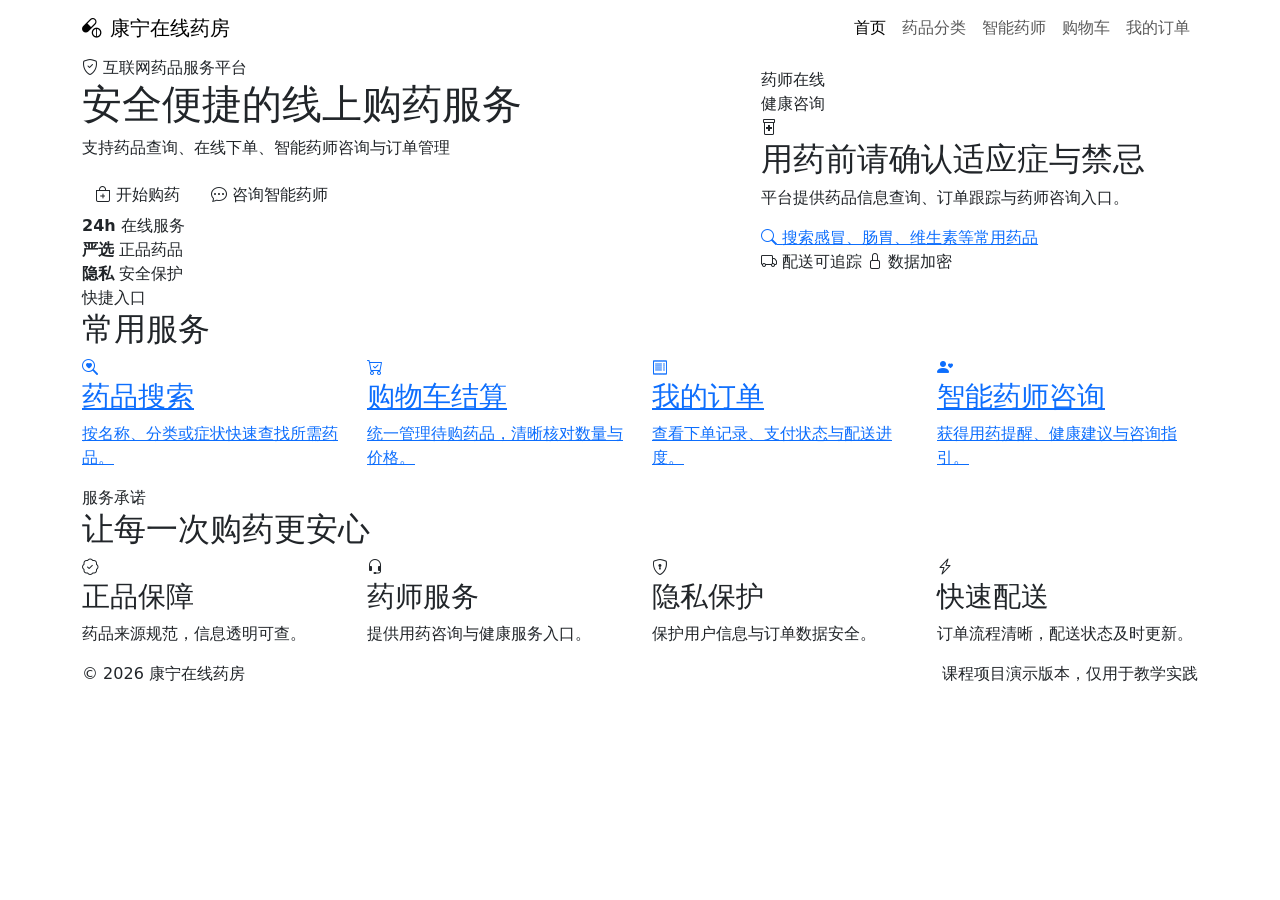
<file: src/main/resources/templates/index.html>
<!doctype html>
<html lang="zh-CN" xmlns:th="http://www.thymeleaf.org">
<head>
    <meta charset="UTF-8">
    <meta name="viewport" content="width=device-width, initial-scale=1">
    <title>康宁在线药房</title>
    <link href="https://cdn.jsdelivr.net/npm/bootstrap@5.3.3/dist/css/bootstrap.min.css" rel="stylesheet">
    <link href="https://cdn.jsdelivr.net/npm/bootstrap-icons@1.11.3/font/bootstrap-icons.min.css" rel="stylesheet">
    <link rel="stylesheet" th:href="@{/css/style.css}">
</head>
<body>
<nav class="navbar navbar-expand-lg pharmacy-navbar sticky-top">
    <div class="container">
        <a class="navbar-brand d-flex align-items-center gap-2" th:href="@{/}">
            <span class="brand-mark"><i class="bi bi-capsule-pill"></i></span>
            <span>康宁在线药房</span>
        </a>
        <button class="navbar-toggler" type="button" data-bs-toggle="collapse" data-bs-target="#mainNavbar"
                aria-controls="mainNavbar" aria-expanded="false" aria-label="切换导航">
            <span class="navbar-toggler-icon"></span>
        </button>
        <div class="collapse navbar-collapse" id="mainNavbar">
            <ul class="navbar-nav ms-auto align-items-lg-center">
                <li class="nav-item"><a class="nav-link active" th:href="@{/}">首页</a></li>
                <li class="nav-item"><a class="nav-link" th:href="@{/medicines}">药品分类</a></li>
                <li class="nav-item"><a class="nav-link" th:href="@{/ai-consult}">智能药师</a></li>
                <li class="nav-item"><a class="nav-link" th:href="@{/cart}">购物车</a></li>
                <li class="nav-item"><a class="nav-link" th:href="@{/orders}">我的订单</a></li>
            </ul>
        </div>
    </div>
</nav>

<main>
    <section class="hero-section">
        <div class="container">
            <div class="row align-items-center g-5">
                <div class="col-lg-7">
                    <span class="soft-label"><i class="bi bi-shield-check"></i> 互联网药品服务平台</span>
                    <h1>安全便捷的线上购药服务</h1>
                    <p class="hero-subtitle">支持药品查询、在线下单、智能药师咨询与订单管理</p>
                    <div class="hero-actions">
                        <a class="btn btn-primary-pharmacy" th:href="@{/medicines}">
                            <i class="bi bi-bag-plus"></i> 开始购药
                        </a>
                        <a class="btn btn-secondary-pharmacy" th:href="@{/ai-consult}"><i class="bi bi-chat-dots"></i> 咨询智能药师</a>
                    </div>
                    <div class="hero-metrics">
                        <div>
                            <strong>24h</strong>
                            <span>在线服务</span>
                        </div>
                        <div>
                            <strong>严选</strong>
                            <span>正品药品</span>
                        </div>
                        <div>
                            <strong>隐私</strong>
                            <span>安全保护</span>
                        </div>
                    </div>
                </div>
                <div class="col-lg-5">
                    <div class="hero-panel">
                        <div class="panel-header">
                            <div>
                                <span class="status-dot"></span>
                                <span>药师在线</span>
                            </div>
                            <span class="tag">健康咨询</span>
                        </div>
                        <div class="medicine-card">
                            <div class="medicine-icon"><i class="bi bi-prescription2"></i></div>
                            <div>
                                <h2>用药前请确认适应症与禁忌</h2>
                                <p>平台提供药品信息查询、订单跟踪与药师咨询入口。</p>
                            </div>
                        </div>
                        <a class="quick-search" th:href="@{/medicines}">
                            <i class="bi bi-search"></i>
                            <span>搜索感冒、肠胃、维生素等常用药品</span>
                        </a>
                        <div class="panel-footer">
                            <span><i class="bi bi-truck"></i> 配送可追踪</span>
                            <span><i class="bi bi-lock"></i> 数据加密</span>
                        </div>
                    </div>
                </div>
            </div>
        </div>
    </section>

    <section class="section-block">
        <div class="container">
            <div class="section-heading">
                <span class="soft-label">快捷入口</span>
                <h2>常用服务</h2>
            </div>
            <div class="row g-4">
                <div class="col-md-6 col-xl-3">
                    <a class="feature-card" th:href="@{/medicines}">
                        <span class="feature-icon"><i class="bi bi-search-heart"></i></span>
                        <h3>药品搜索</h3>
                        <p>按名称、分类或症状快速查找所需药品。</p>
                    </a>
                </div>
                <div class="col-md-6 col-xl-3">
                    <a class="feature-card" th:href="@{/cart}">
                        <span class="feature-icon"><i class="bi bi-cart-check"></i></span>
                        <h3>购物车结算</h3>
                        <p>统一管理待购药品，清晰核对数量与价格。</p>
                    </a>
                </div>
                <div class="col-md-6 col-xl-3">
                    <a class="feature-card" th:href="@{/orders}">
                        <span class="feature-icon"><i class="bi bi-receipt"></i></span>
                        <h3>我的订单</h3>
                        <p>查看下单记录、支付状态与配送进度。</p>
                    </a>
                </div>
                <div class="col-md-6 col-xl-3">
                    <a class="feature-card" th:href="@{/ai-consult}">
                        <span class="feature-icon"><i class="bi bi-person-heart"></i></span>
                        <h3>智能药师咨询</h3>
                        <p>获得用药提醒、健康建议与咨询指引。</p>
                    </a>
                </div>
            </div>
        </div>
    </section>

    <section class="section-block commitment-section">
        <div class="container">
            <div class="section-heading">
                <span class="soft-label">服务承诺</span>
                <h2>让每一次购药更安心</h2>
            </div>
            <div class="row g-4">
                <div class="col-sm-6 col-lg-3">
                    <div class="promise-card">
                        <i class="bi bi-patch-check"></i>
                        <h3>正品保障</h3>
                        <p>药品来源规范，信息透明可查。</p>
                    </div>
                </div>
                <div class="col-sm-6 col-lg-3">
                    <div class="promise-card">
                        <i class="bi bi-headset"></i>
                        <h3>药师服务</h3>
                        <p>提供用药咨询与健康服务入口。</p>
                    </div>
                </div>
                <div class="col-sm-6 col-lg-3">
                    <div class="promise-card">
                        <i class="bi bi-shield-lock"></i>
                        <h3>隐私保护</h3>
                        <p>保护用户信息与订单数据安全。</p>
                    </div>
                </div>
                <div class="col-sm-6 col-lg-3">
                    <div class="promise-card">
                        <i class="bi bi-lightning-charge"></i>
                        <h3>快速配送</h3>
                        <p>订单流程清晰，配送状态及时更新。</p>
                    </div>
                </div>
            </div>
        </div>
    </section>
</main>

<footer class="site-footer">
    <div class="container d-flex flex-column flex-md-row justify-content-between gap-2">
        <span>© 2026 康宁在线药房</span>
        <span>课程项目演示版本，仅用于教学实践</span>
    </div>
</footer>

<script src="https://cdn.jsdelivr.net/npm/bootstrap@5.3.3/dist/js/bootstrap.bundle.min.js"></script>
</body>
</html>
</file>
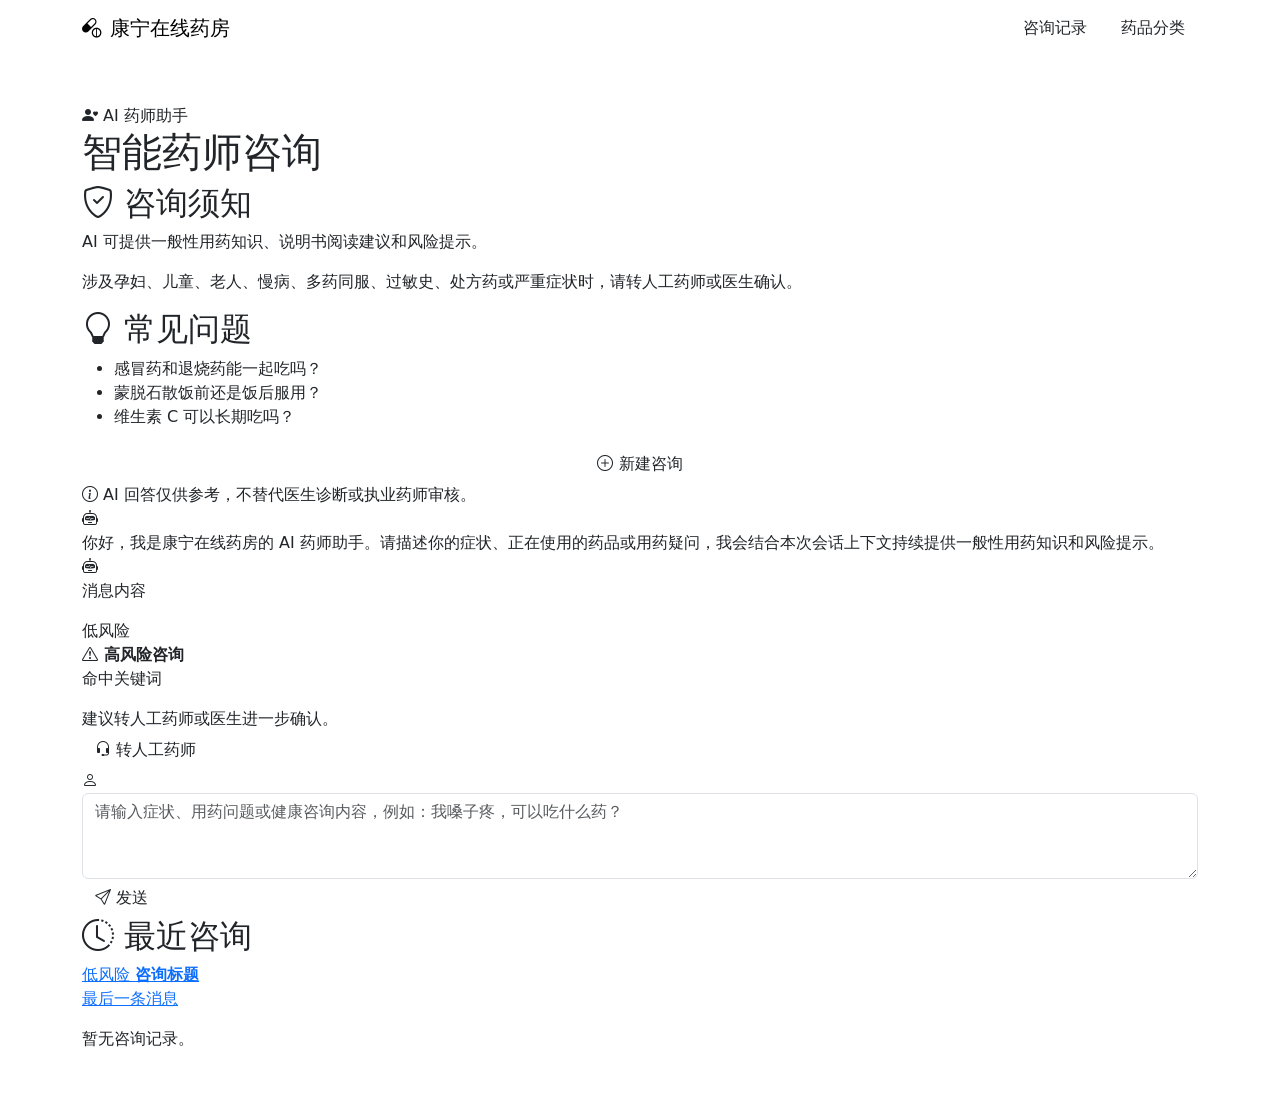
<file: src/main/resources/templates/ai-consult/index.html>
<!doctype html>
<html lang="zh-CN" xmlns:th="http://www.thymeleaf.org">
<head>
    <meta charset="UTF-8">
    <meta name="viewport" content="width=device-width, initial-scale=1">
    <title>智能药师咨询 - 康宁在线药房</title>
    <link href="https://cdn.jsdelivr.net/npm/bootstrap@5.3.3/dist/css/bootstrap.min.css" rel="stylesheet">
    <link href="https://cdn.jsdelivr.net/npm/bootstrap-icons@1.11.3/font/bootstrap-icons.min.css" rel="stylesheet">
    <link rel="stylesheet" th:href="@{/css/style.css}">
</head>
<body>
<nav class="navbar navbar-expand-lg pharmacy-navbar sticky-top">
    <div class="container">
        <a class="navbar-brand d-flex align-items-center gap-2" th:href="@{/}">
            <span class="brand-mark"><i class="bi bi-capsule-pill"></i></span>
            <span>康宁在线药房</span>
        </a>
        <div class="ms-auto d-flex gap-2">
            <a class="btn btn-secondary-pharmacy" th:href="@{/ai-consult/history}">咨询记录</a>
            <a class="btn btn-secondary-pharmacy" th:href="@{/medicines}">药品分类</a>
        </div>
    </div>
</nav>

<main class="consult-page">
    <section class="container py-5">
        <div class="page-title-row">
            <div>
                <span class="soft-label"><i class="bi bi-person-heart"></i> AI 药师助手</span>
                <h1>智能药师咨询</h1>
            </div>
        </div>

        <div class="consult-layout" th:attr="data-current-conversation=${conversation.conversationId}">
            <aside class="consult-sidebar">
                <section>
                    <h2><i class="bi bi-shield-check"></i> 咨询须知</h2>
                    <p>AI 可提供一般性用药知识、说明书阅读建议和风险提示。</p>
                    <p>涉及孕妇、儿童、老人、慢病、多药同服、过敏史、处方药或严重症状时，请转人工药师或医生确认。</p>
                </section>
                <section>
                    <h2><i class="bi bi-lightbulb"></i> 常见问题</h2>
                    <ul>
                        <li>感冒药和退烧药能一起吃吗？</li>
                        <li>蒙脱石散饭前还是饭后服用？</li>
                        <li>维生素 C 可以长期吃吗？</li>
                    </ul>
                </section>
                <a class="btn btn-outline-pharmacy w-100" th:href="@{/ai-consult}">
                    <i class="bi bi-plus-circle"></i> 新建咨询
                </a>
            </aside>

            <section class="chat-panel">
                <div class="disclaimer-bar">
                    <i class="bi bi-info-circle"></i>
                    AI 回答仅供参考，不替代医生诊断或执业药师审核。
                </div>

                <div id="chatWindow" class="chat-window">
                    <div class="message-row ai-row" th:if="${#lists.isEmpty(conversation.messages)}">
                        <div class="avatar ai-avatar"><i class="bi bi-robot"></i></div>
                        <div class="message-bubble ai-bubble">
                            你好，我是康宁在线药房的 AI 药师助手。请描述你的症状、正在使用的药品或用药疑问，我会结合本次会话上下文持续提供一般性用药知识和风险提示。
                        </div>
                    </div>

                    <th:block th:each="message : ${conversation.messages}">
                        <div th:class="${message.role == 'USER'} ? 'message-row user-row' : 'message-row ai-row'">
                            <div class="avatar ai-avatar" th:if="${message.role == 'AI'}"><i class="bi bi-robot"></i></div>
                            <div th:class="${message.role == 'USER'} ? 'message-bubble user-bubble' : 'message-bubble ai-bubble'">
                                <p th:text="${message.content}">消息内容</p>
                                <div class="risk-tag-line" th:if="${message.role == 'AI'}">
                                    <span th:class="|risk-badge risk-${message.riskLevel}|" th:text="${message.riskLevelText}">低风险</span>
                                </div>
                                <div class="risk-alert inline-risk-alert" th:if="${message.needHumanTransfer}">
                                    <div>
                                        <strong><i class="bi bi-exclamation-triangle"></i> 高风险咨询</strong>
                                        <p th:if="${!#lists.isEmpty(message.riskKeywords)}"
                                           th:text="|命中关键词：${#strings.listJoin(message.riskKeywords, '、')}|">命中关键词</p>
                                        <span>建议转人工药师或医生进一步确认。</span>
                                    </div>
                                    <a class="btn btn-human" href="tel:400-000-1200"><i class="bi bi-headset"></i> 转人工药师</a>
                                </div>
                            </div>
                            <div class="avatar user-avatar" th:if="${message.role == 'USER'}"><i class="bi bi-person"></i></div>
                        </div>
                    </th:block>
                </div>

                <form id="chatForm" class="chat-input-bar">
                    <textarea id="messageInput" class="form-control" rows="3"
                              placeholder="请输入症状、用药问题或健康咨询内容，例如：我嗓子疼，可以吃什么药？"></textarea>
                    <button id="sendButton" class="btn btn-primary-pharmacy" type="submit">
                        <i class="bi bi-send"></i> 发送
                    </button>
                </form>
            </section>

            <aside class="recent-consult-card">
                <h2><i class="bi bi-clock-history"></i> 最近咨询</h2>
                <div id="conversationList">
                    <a class="mini-consult conversation-link"
                       th:each="item : ${conversations}"
                       th:href="@{/ai-consult(conversationId=${item.conversationId})}"
                       th:attr="data-conversation-id=${item.conversationId}"
                       th:classappend="${item.conversationId == conversation.conversationId} ? ' active' : ''">
                        <span th:class="|risk-badge risk-${item.riskLevel}|" th:text="${item.riskLevelText}">低风险</span>
                        <strong th:text="${item.title}">咨询标题</strong>
                        <p th:text="${item.lastMessage}">最后一条消息</p>
                    </a>
                </div>
                <p class="muted-text" th:if="${#lists.isEmpty(conversations)}">暂无咨询记录。</p>
            </aside>
        </div>
    </section>
</main>

<script>
    const layout = document.querySelector(".consult-layout");
    const chatWindow = document.getElementById("chatWindow");
    const chatForm = document.getElementById("chatForm");
    const messageInput = document.getElementById("messageInput");
    const sendButton = document.getElementById("sendButton");
    let conversationId = layout.dataset.currentConversation;

    function scrollToBottom() {
        chatWindow.scrollTop = chatWindow.scrollHeight;
    }

    function appendMessage(role, content, options = {}) {
        const row = document.createElement("div");
        row.className = role === "USER" ? "message-row user-row" : "message-row ai-row";

        if (role === "AI") {
            row.appendChild(createAvatar("ai-avatar", "bi-robot"));
        }

        const bubble = document.createElement("div");
        bubble.className = role === "USER" ? "message-bubble user-bubble" : "message-bubble ai-bubble";
        const text = document.createElement("p");
        text.textContent = content;
        bubble.appendChild(text);

        if (role === "AI" && options.riskLevel) {
            const tagLine = document.createElement("div");
            tagLine.className = "risk-tag-line";
            const badge = document.createElement("span");
            badge.className = `risk-badge risk-${options.riskLevel}`;
            badge.textContent = options.riskLevelText || options.riskLevel;
            tagLine.appendChild(badge);
            bubble.appendChild(tagLine);
        }

        if (role === "AI" && options.needHumanTransfer) {
            bubble.appendChild(createRiskAlert(options.riskKeywords || []));
        }

        row.appendChild(bubble);

        if (role === "USER") {
            row.appendChild(createAvatar("user-avatar", "bi-person"));
        }

        chatWindow.appendChild(row);
        scrollToBottom();
    }

    function createAvatar(className, iconName) {
        const avatar = document.createElement("div");
        avatar.className = `avatar ${className}`;
        const icon = document.createElement("i");
        icon.className = `bi ${iconName}`;
        avatar.appendChild(icon);
        return avatar;
    }

    function createRiskAlert(keywords) {
        const alert = document.createElement("div");
        alert.className = "risk-alert inline-risk-alert";
        const body = document.createElement("div");
        const title = document.createElement("strong");
        title.innerHTML = '<i class="bi bi-exclamation-triangle"></i> 高风险咨询';
        body.appendChild(title);
        if (keywords.length > 0) {
            const keywordText = document.createElement("p");
            keywordText.textContent = `命中关键词：${keywords.join("、")}`;
            body.appendChild(keywordText);
        }
        const desc = document.createElement("span");
        desc.textContent = "建议转人工药师或医生进一步确认。";
        body.appendChild(desc);
        const button = document.createElement("a");
        button.className = "btn btn-human";
        button.href = "tel:400-000-1200";
        button.innerHTML = '<i class="bi bi-headset"></i> 转人工药师';
        alert.appendChild(body);
        alert.appendChild(button);
        return alert;
    }

    async function sendMessage(event) {
        event.preventDefault();
        const message = messageInput.value.trim();
        if (!message) {
            return;
        }
        appendMessage("USER", message);
        messageInput.value = "";
        sendButton.disabled = true;
        sendButton.innerHTML = '<span class="spinner-border spinner-border-sm"></span> 回复中';

        try {
            const response = await fetch("/ai-consult/send", {
                method: "POST",
                headers: {
                    "Content-Type": "application/json",
                    "Accept": "application/json"
                },
                body: JSON.stringify({ conversationId, message })
            });
            if (!response.ok) {
                throw new Error("发送失败，请稍后再试");
            }
            const data = await response.json();
            conversationId = data.conversationId;
            layout.dataset.currentConversation = conversationId;
            appendMessage("AI", data.aiReply, {
                riskLevel: data.riskLevel,
                riskLevelText: data.riskLevelText,
                needHumanTransfer: data.needHumanTransfer,
                riskKeywords: data.riskKeywords
            });
            refreshConversationList();
        } catch (error) {
            appendMessage("AI", error.message || "系统繁忙，请稍后再试。", {
                riskLevel: "LOW",
                riskLevelText: "系统提示"
            });
        } finally {
            sendButton.disabled = false;
            sendButton.innerHTML = '<i class="bi bi-send"></i> 发送';
        }
    }

    async function loadConversation(id) {
        const response = await fetch(`/ai-consult/conversations/${id}`, { headers: { "Accept": "application/json" } });
        if (!response.ok) {
            return;
        }
        const data = await response.json();
        conversationId = data.conversationId;
        layout.dataset.currentConversation = conversationId;
        chatWindow.innerHTML = "";
        if (!data.messages || data.messages.length === 0) {
            appendMessage("AI", "你好，我是康宁在线药房的 AI 药师助手。请继续描述你的用药问题。");
        } else {
            data.messages.forEach(item => appendMessage(item.role, item.content, item));
        }
        document.querySelectorAll(".conversation-link").forEach(link => {
            link.classList.toggle("active", link.dataset.conversationId === conversationId);
        });
        history.replaceState(null, "", `/ai-consult?conversationId=${conversationId}`);
    }

    async function refreshConversationList() {
        const response = await fetch(`/ai-consult/conversations/${conversationId}`, { headers: { "Accept": "application/json" } });
        if (response.ok) {
            document.querySelectorAll(".conversation-link").forEach(link => {
                link.classList.toggle("active", link.dataset.conversationId === conversationId);
            });
        }
    }

    document.querySelectorAll(".conversation-link").forEach(link => {
        link.addEventListener("click", event => {
            event.preventDefault();
            loadConversation(link.dataset.conversationId);
        });
    });

    chatForm.addEventListener("submit", sendMessage);
    scrollToBottom();
</script>
<script src="https://cdn.jsdelivr.net/npm/bootstrap@5.3.3/dist/js/bootstrap.bundle.min.js"></script>
</body>
</html>
</file>
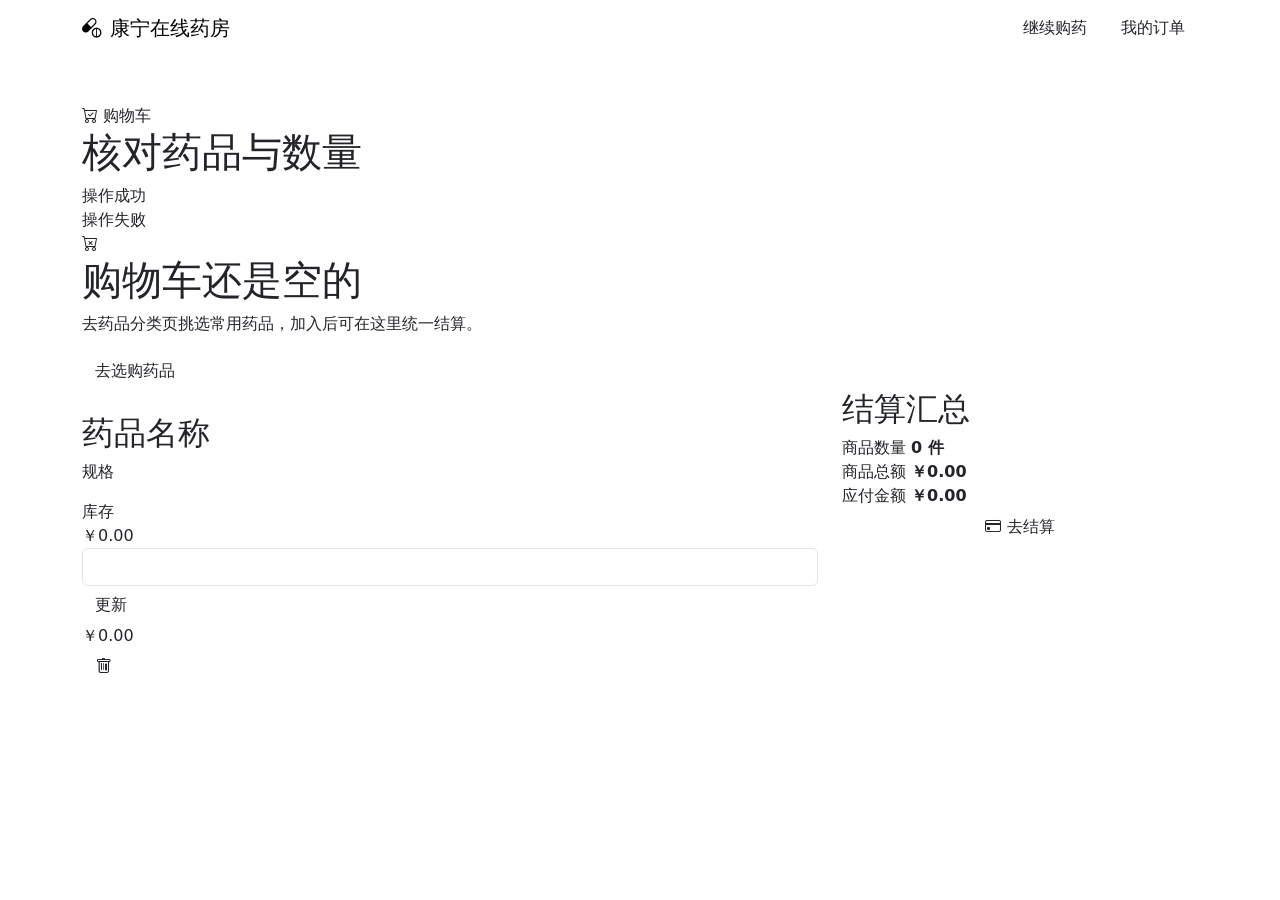
<file: src/main/resources/templates/cart/index.html>
<!doctype html>
<html lang="zh-CN" xmlns:th="http://www.thymeleaf.org">
<head>
    <meta charset="UTF-8">
    <meta name="viewport" content="width=device-width, initial-scale=1">
    <title>购物车 - 康宁在线药房</title>
    <link href="https://cdn.jsdelivr.net/npm/bootstrap@5.3.3/dist/css/bootstrap.min.css" rel="stylesheet">
    <link href="https://cdn.jsdelivr.net/npm/bootstrap-icons@1.11.3/font/bootstrap-icons.min.css" rel="stylesheet">
    <link rel="stylesheet" th:href="@{/css/style.css}">
</head>
<body>
<nav class="navbar navbar-expand-lg pharmacy-navbar sticky-top">
    <div class="container">
        <a class="navbar-brand d-flex align-items-center gap-2" th:href="@{/}">
            <span class="brand-mark"><i class="bi bi-capsule-pill"></i></span>
            <span>康宁在线药房</span>
        </a>
        <div class="ms-auto d-flex gap-2">
            <a class="btn btn-secondary-pharmacy" th:href="@{/medicines}">继续购药</a>
            <a class="btn btn-secondary-pharmacy" th:href="@{/orders}">我的订单</a>
        </div>
    </div>
</nav>

<main class="commerce-page">
    <section class="container py-5">
        <div class="page-title-row">
            <div>
                <span class="soft-label"><i class="bi bi-cart-check"></i> 购物车</span>
                <h1>核对药品与数量</h1>
            </div>
        </div>

        <div th:if="${success}" class="notice success-notice" th:text="${success}">操作成功</div>
        <div th:if="${error}" class="notice error-notice" th:text="${error}">操作失败</div>

        <div class="empty-state" th:if="${#lists.isEmpty(cart.items)}">
            <i class="bi bi-cart-x"></i>
            <h1>购物车还是空的</h1>
            <p>去药品分类页挑选常用药品，加入后可在这里统一结算。</p>
            <a class="btn btn-primary-pharmacy" th:href="@{/medicines}">去选购药品</a>
        </div>

        <div class="row g-4" th:if="${!#lists.isEmpty(cart.items)}">
            <div class="col-lg-8">
                <div class="cart-card">
                    <div class="cart-line" th:each="item : ${cart.items}">
                        <img th:src="${item.medicine.imageUrl}" th:alt="${item.medicine.name}">
                        <div class="cart-info">
                            <h2 th:text="${item.medicine.name}">药品名称</h2>
                            <p th:text="${item.medicine.specification}">规格</p>
                            <span th:class="${item.medicine.stock <= 15 ? 'stock-warning' : 'stock-normal'}"
                                  th:text="|库存 ${item.medicine.stock}|">库存</span>
                        </div>
                        <div class="cart-price" th:text="|￥${#numbers.formatDecimal(item.medicine.price, 1, 'COMMA', 2, 'POINT')}|">￥0.00</div>
                        <form class="cart-quantity" th:action="@{/cart/{id}/update(id=${item.cartItem.id})}" method="post">
                            <input class="form-control" type="number" name="quantity" min="1"
                                   th:attr="max=${item.medicine.stock}" th:value="${item.cartItem.quantity}">
                            <button class="btn btn-outline-pharmacy" type="submit">更新</button>
                        </form>
                        <div class="cart-subtotal" th:text="|￥${#numbers.formatDecimal(item.subtotal, 1, 'COMMA', 2, 'POINT')}|">￥0.00</div>
                        <form th:action="@{/cart/{id}/delete(id=${item.cartItem.id})}" method="post">
                            <button class="btn btn-cancel" type="submit"><i class="bi bi-trash"></i></button>
                        </form>
                    </div>
                </div>
            </div>
            <div class="col-lg-4">
                <aside class="settlement-card">
                    <h2>结算汇总</h2>
                    <div class="settlement-row">
                        <span>商品数量</span>
                        <strong th:text="|${cart.totalQuantity} 件|">0 件</strong>
                    </div>
                    <div class="settlement-row">
                        <span>商品总额</span>
                        <strong th:text="|￥${#numbers.formatDecimal(cart.totalAmount, 1, 'COMMA', 2, 'POINT')}|">￥0.00</strong>
                    </div>
                    <div class="settlement-total">
                        <span>应付金额</span>
                        <strong th:text="|￥${#numbers.formatDecimal(cart.totalAmount, 1, 'COMMA', 2, 'POINT')}|">￥0.00</strong>
                    </div>
                    <a class="btn btn-pay w-100" th:href="@{/orders/confirm}">
                        <i class="bi bi-credit-card"></i> 去结算
                    </a>
                </aside>
            </div>
        </div>
    </section>
</main>

<script src="https://cdn.jsdelivr.net/npm/bootstrap@5.3.3/dist/js/bootstrap.bundle.min.js"></script>
</body>
</html>
</file>
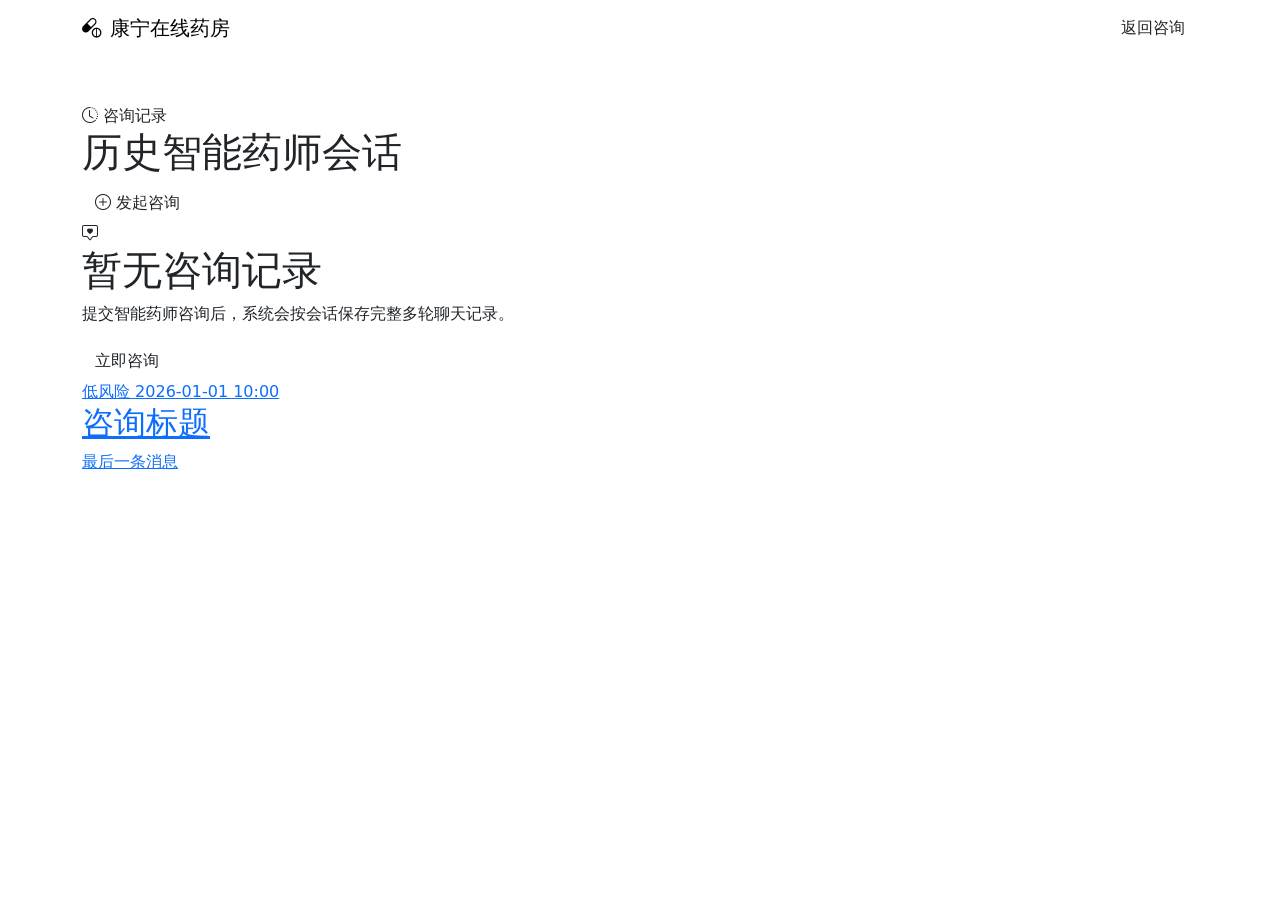
<file: src/main/resources/templates/ai-consult/history.html>
<!doctype html>
<html lang="zh-CN" xmlns:th="http://www.thymeleaf.org">
<head>
    <meta charset="UTF-8">
    <meta name="viewport" content="width=device-width, initial-scale=1">
    <title>咨询记录 - 康宁在线药房</title>
    <link href="https://cdn.jsdelivr.net/npm/bootstrap@5.3.3/dist/css/bootstrap.min.css" rel="stylesheet">
    <link href="https://cdn.jsdelivr.net/npm/bootstrap-icons@1.11.3/font/bootstrap-icons.min.css" rel="stylesheet">
    <link rel="stylesheet" th:href="@{/css/style.css}">
</head>
<body>
<nav class="navbar navbar-expand-lg pharmacy-navbar sticky-top">
    <div class="container">
        <a class="navbar-brand d-flex align-items-center gap-2" th:href="@{/}">
            <span class="brand-mark"><i class="bi bi-capsule-pill"></i></span>
            <span>康宁在线药房</span>
        </a>
        <div class="ms-auto">
            <a class="btn btn-secondary-pharmacy" th:href="@{/ai-consult}">返回咨询</a>
        </div>
    </div>
</nav>

<main class="consult-page">
    <section class="container py-5">
        <div class="page-title-row">
            <div>
                <span class="soft-label"><i class="bi bi-clock-history"></i> 咨询记录</span>
                <h1>历史智能药师会话</h1>
            </div>
            <a class="btn btn-primary-pharmacy" th:href="@{/ai-consult}">
                <i class="bi bi-plus-circle"></i> 发起咨询
            </a>
        </div>

        <div class="empty-state" th:if="${#lists.isEmpty(records)}">
            <i class="bi bi-chat-square-heart"></i>
            <h1>暂无咨询记录</h1>
            <p>提交智能药师咨询后，系统会按会话保存完整多轮聊天记录。</p>
            <a class="btn btn-primary-pharmacy" th:href="@{/ai-consult}">立即咨询</a>
        </div>

        <div class="consult-history-list" th:if="${!#lists.isEmpty(records)}">
            <a class="consult-record-card" th:each="record : ${records}"
               th:href="@{/ai-consult(conversationId=${record.conversationId})}">
                <div class="consult-record-head">
                    <span th:class="|risk-badge risk-${record.riskLevel}|" th:text="${record.riskLevelText}">低风险</span>
                    <time th:text="${#temporals.format(record.updatedAt, 'yyyy-MM-dd HH:mm')}">2026-01-01 10:00</time>
                </div>
                <h2 th:text="${record.title}">咨询标题</h2>
                <p th:text="${record.lastMessage}">最后一条消息</p>
            </a>
        </div>
    </section>
</main>

<script src="https://cdn.jsdelivr.net/npm/bootstrap@5.3.3/dist/js/bootstrap.bundle.min.js"></script>
</body>
</html>
</file>
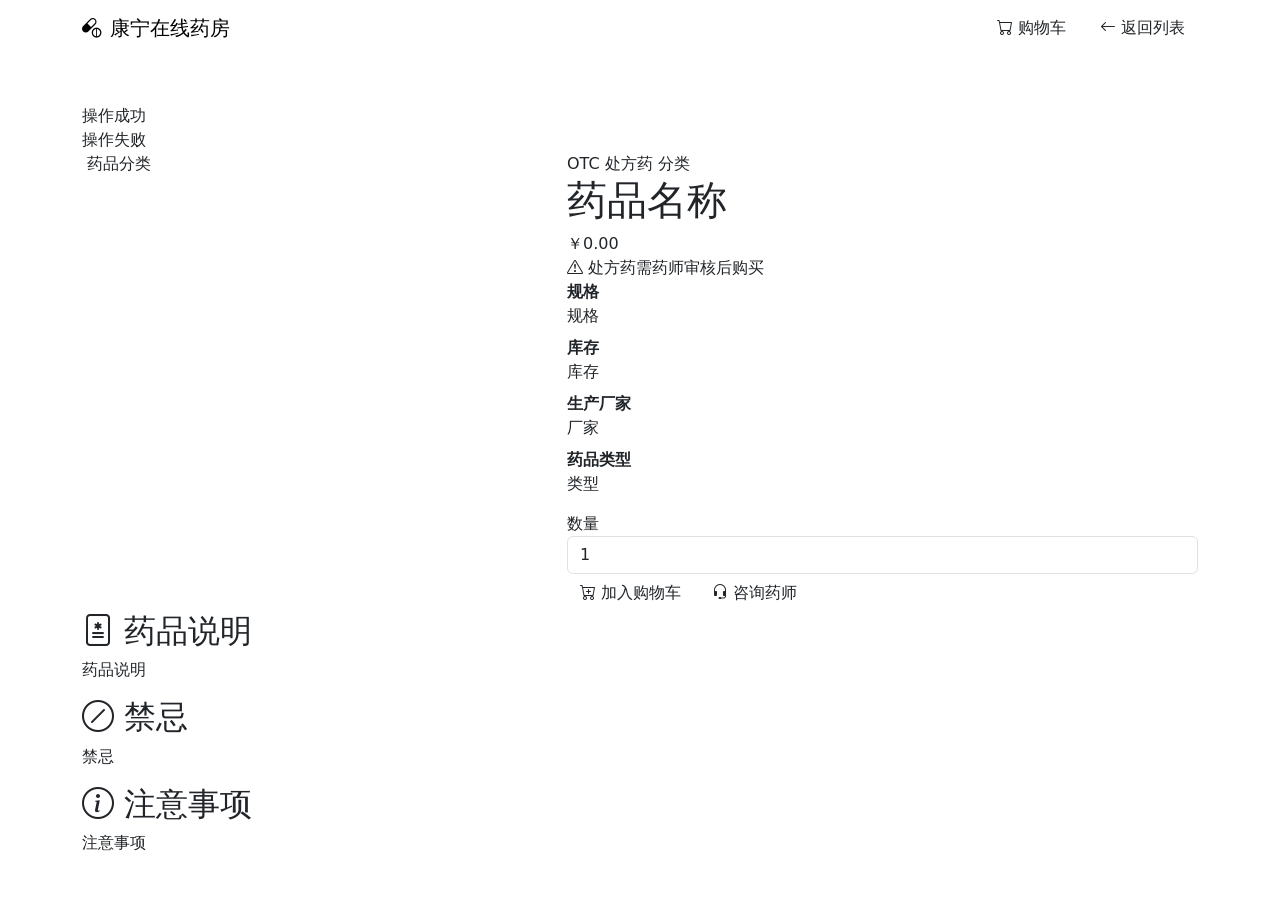
<file: src/main/resources/templates/medicine/detail.html>
<!doctype html>
<html lang="zh-CN" xmlns:th="http://www.thymeleaf.org">
<head>
    <meta charset="UTF-8">
    <meta name="viewport" content="width=device-width, initial-scale=1">
    <title th:text="|${medicine.name} - 康宁在线药房|">药品详情 - 康宁在线药房</title>
    <link href="https://cdn.jsdelivr.net/npm/bootstrap@5.3.3/dist/css/bootstrap.min.css" rel="stylesheet">
    <link href="https://cdn.jsdelivr.net/npm/bootstrap-icons@1.11.3/font/bootstrap-icons.min.css" rel="stylesheet">
    <link rel="stylesheet" th:href="@{/css/style.css}">
</head>
<body>
<nav class="navbar navbar-expand-lg pharmacy-navbar sticky-top">
    <div class="container">
        <a class="navbar-brand d-flex align-items-center gap-2" th:href="@{/}">
            <span class="brand-mark"><i class="bi bi-capsule-pill"></i></span>
            <span>康宁在线药房</span>
        </a>
        <div class="ms-auto d-flex gap-2">
            <a class="btn btn-secondary-pharmacy" th:href="@{/cart}"><i class="bi bi-cart"></i> 购物车</a>
            <a class="btn btn-secondary-pharmacy" th:href="@{/medicines}"><i class="bi bi-arrow-left"></i> 返回列表</a>
        </div>
    </div>
</nav>

<main class="detail-page">
    <section class="container py-5">
        <div th:if="${success}" class="notice success-notice" th:text="${success}">操作成功</div>
        <div th:if="${error}" class="notice error-notice" th:text="${error}">操作失败</div>

        <div class="detail-shell">
            <div class="row g-4 g-lg-5">
                <div class="col-lg-5">
                    <div class="detail-image">
                        <img th:src="${medicine.imageUrl}" th:alt="${medicine.name}">
                        <span class="category-mini" th:text="${medicine.categoryName}">药品分类</span>
                    </div>
                </div>
                <div class="col-lg-7">
                    <div class="detail-info">
                        <div class="product-tags">
                            <span class="otc-badge" th:if="${medicine.otcFlag}">OTC</span>
                            <span class="rx-badge" th:if="${medicine.prescriptionRequired}">处方药</span>
                            <span class="tag" th:text="${medicine.categoryName}">分类</span>
                        </div>
                        <h1 th:text="${medicine.name}">药品名称</h1>
                        <div class="detail-price" th:text="|￥${#numbers.formatDecimal(medicine.price, 1, 'COMMA', 2, 'POINT')}|">￥0.00</div>
                        <div class="rx-alert" th:if="${medicine.prescriptionRequired}">
                            <i class="bi bi-exclamation-triangle"></i>
                            处方药需药师审核后购买
                        </div>
                        <dl class="detail-specs">
                            <div>
                                <dt>规格</dt>
                                <dd th:text="${medicine.specification}">规格</dd>
                            </div>
                            <div>
                                <dt>库存</dt>
                                <dd th:class="${medicine.stock <= 15 ? 'stock-warning' : 'stock-normal'}"
                                    th:text="|${medicine.stock} 件|">库存</dd>
                            </div>
                            <div>
                                <dt>生产厂家</dt>
                                <dd th:text="${medicine.manufacturer}">厂家</dd>
                            </div>
                            <div>
                                <dt>药品类型</dt>
                                <dd th:text="${medicine.prescriptionRequired ? '处方药' : '非处方药'}">类型</dd>
                            </div>
                        </dl>
                        <form class="detail-actions" th:action="@{/cart/add}" method="post">
                            <input type="hidden" name="medicineId" th:value="${medicine.id}">
                            <div class="quantity-box">
                                <label for="quantity">数量</label>
                                <input id="quantity" class="form-control" type="number" name="quantity" min="1"
                                       th:attr="max=${medicine.stock}" value="1">
                            </div>
                            <button class="btn btn-primary-pharmacy" type="submit"
                                    th:disabled="${medicine.prescriptionRequired || medicine.stock <= 0}">
                                <i class="bi bi-cart-plus"></i> 加入购物车
                            </button>
                            <a class="btn btn-secondary-pharmacy" th:href="@{/ai-consult}"><i class="bi bi-headset"></i> 咨询药师</a>
                        </form>
                    </div>
                </div>
            </div>
        </div>

        <div class="detail-tabs">
            <section>
                <h2><i class="bi bi-file-medical"></i> 药品说明</h2>
                <p th:text="${medicine.description}">药品说明</p>
            </section>
            <section>
                <h2><i class="bi bi-slash-circle"></i> 禁忌</h2>
                <p th:text="${medicine.contraindication}">禁忌</p>
            </section>
            <section>
                <h2><i class="bi bi-info-circle"></i> 注意事项</h2>
                <p th:text="${medicine.notice}">注意事项</p>
            </section>
        </div>
    </section>
</main>

<script src="https://cdn.jsdelivr.net/npm/bootstrap@5.3.3/dist/js/bootstrap.bundle.min.js"></script>
</body>
</html>
</file>
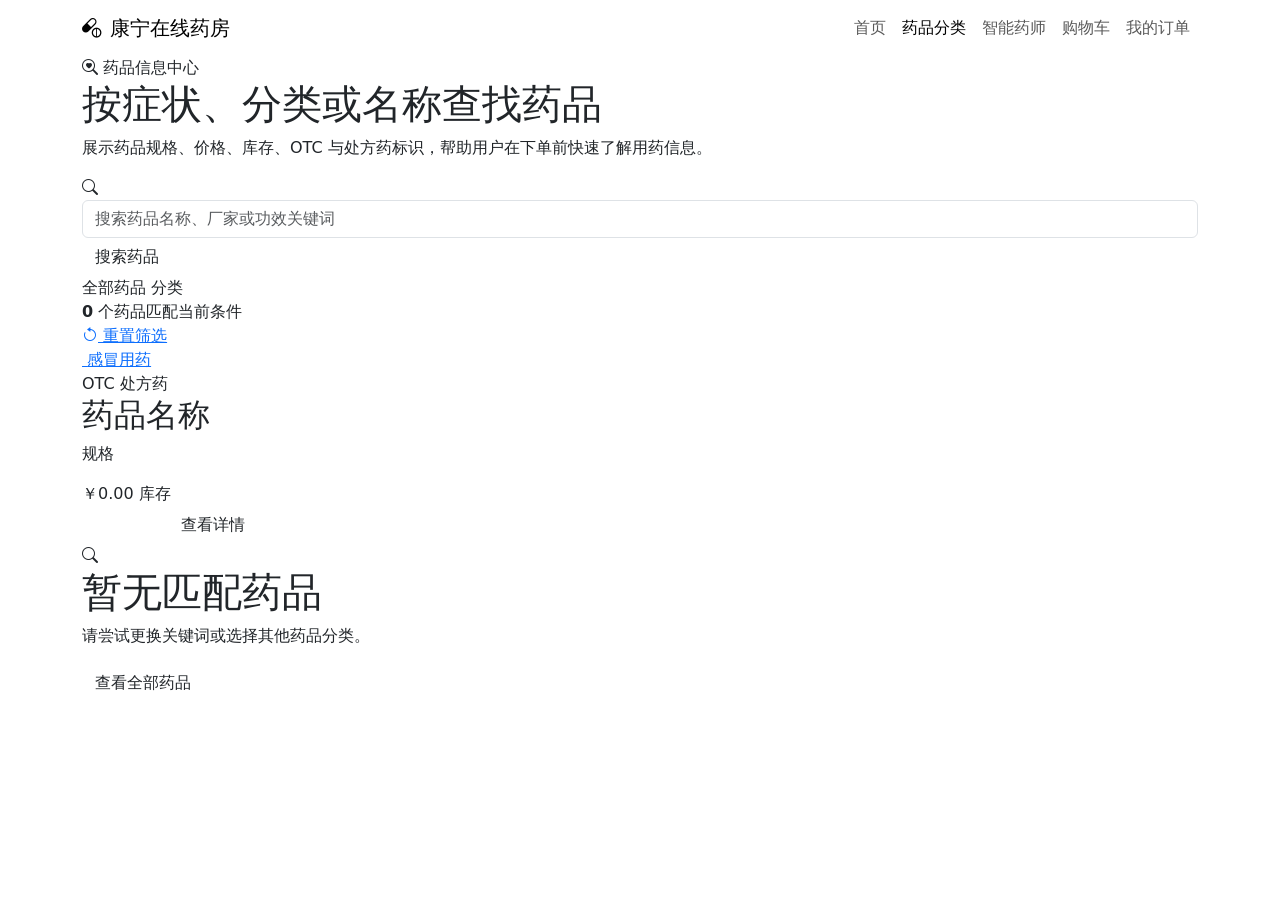
<file: src/main/resources/templates/medicine/list.html>
<!doctype html>
<html lang="zh-CN" xmlns:th="http://www.thymeleaf.org">
<head>
    <meta charset="UTF-8">
    <meta name="viewport" content="width=device-width, initial-scale=1">
    <title>药品分类 - 康宁在线药房</title>
    <link href="https://cdn.jsdelivr.net/npm/bootstrap@5.3.3/dist/css/bootstrap.min.css" rel="stylesheet">
    <link href="https://cdn.jsdelivr.net/npm/bootstrap-icons@1.11.3/font/bootstrap-icons.min.css" rel="stylesheet">
    <link rel="stylesheet" th:href="@{/css/style.css}">
</head>
<body>
<nav class="navbar navbar-expand-lg pharmacy-navbar sticky-top">
    <div class="container">
        <a class="navbar-brand d-flex align-items-center gap-2" th:href="@{/}">
            <span class="brand-mark"><i class="bi bi-capsule-pill"></i></span>
            <span>康宁在线药房</span>
        </a>
        <button class="navbar-toggler" type="button" data-bs-toggle="collapse" data-bs-target="#mainNavbar"
                aria-controls="mainNavbar" aria-expanded="false" aria-label="切换导航">
            <span class="navbar-toggler-icon"></span>
        </button>
        <div class="collapse navbar-collapse" id="mainNavbar">
            <ul class="navbar-nav ms-auto align-items-lg-center">
                <li class="nav-item"><a class="nav-link" th:href="@{/}">首页</a></li>
                <li class="nav-item"><a class="nav-link active" th:href="@{/medicines}">药品分类</a></li>
                <li class="nav-item"><a class="nav-link" th:href="@{/ai-consult}">智能药师</a></li>
                <li class="nav-item"><a class="nav-link" th:href="@{/cart}">购物车</a></li>
                <li class="nav-item"><a class="nav-link" th:href="@{/orders}">我的订单</a></li>
            </ul>
        </div>
    </div>
</nav>

<main class="catalog-page">
    <section class="catalog-hero">
        <div class="container">
            <span class="soft-label"><i class="bi bi-search-heart"></i> 药品信息中心</span>
            <h1>按症状、分类或名称查找药品</h1>
            <p>展示药品规格、价格、库存、OTC 与处方药标识，帮助用户在下单前快速了解用药信息。</p>
        </div>
    </section>

    <section class="container pb-5">
        <form class="search-panel" th:action="@{/medicines}" method="get">
            <div class="search-input-wrap">
                <i class="bi bi-search"></i>
                <input type="text" name="keyword" class="form-control" placeholder="搜索药品名称、厂家或功效关键词"
                       th:value="${searchRequest.keyword}">
            </div>
            <input type="hidden" name="categoryId" th:value="${searchRequest.categoryId}">
            <button class="btn btn-primary-pharmacy" type="submit">搜索药品</button>
        </form>

        <div class="category-filter">
            <a th:href="@{/medicines(keyword=${searchRequest.keyword})}"
               th:classappend="${searchRequest.categoryId == null} ? ' active' : ''">全部药品</a>
            <a th:each="category : ${categories}"
               th:href="@{/medicines(keyword=${searchRequest.keyword}, categoryId=${category.id})}"
               th:text="${category.name}"
               th:classappend="${searchRequest.categoryId == category.id} ? ' active' : ''">分类</a>
        </div>

        <div class="result-summary">
            <div>
                <strong th:text="${#lists.size(medicines)}">0</strong>
                <span>个药品匹配当前条件</span>
            </div>
            <a class="reset-link" th:href="@{/medicines}" th:if="${searchRequest.keyword != null || searchRequest.categoryId != null}">
                <i class="bi bi-arrow-counterclockwise"></i> 重置筛选
            </a>
        </div>

        <div class="row g-4" th:if="${!#lists.isEmpty(medicines)}">
            <div class="col-sm-6 col-xl-3" th:each="medicine : ${medicines}">
                <article class="product-card">
                    <a class="product-image" th:href="@{/medicines/{id}(id=${medicine.id})}">
                        <img th:src="${medicine.imageUrl}" th:alt="${medicine.name}">
                        <span class="category-mini" th:text="${medicine.categoryName}">感冒用药</span>
                    </a>
                    <div class="product-body">
                        <div class="product-tags">
                            <span class="otc-badge" th:if="${medicine.otcFlag}">OTC</span>
                            <span class="rx-badge" th:if="${medicine.prescriptionRequired}">处方药</span>
                        </div>
                        <h2><a th:href="@{/medicines/{id}(id=${medicine.id})}" th:text="${medicine.name}">药品名称</a></h2>
                        <p class="spec" th:text="${medicine.specification}">规格</p>
                        <div class="product-meta">
                            <span class="price" th:text="|￥${medicine.price}|">￥0.00</span>
                            <span th:class="${medicine.stock <= 15 ? 'stock-warning' : 'stock-normal'}"
                                  th:text="|库存 ${medicine.stock}|">库存</span>
                        </div>
                        <a class="btn btn-outline-pharmacy w-100" th:href="@{/medicines/{id}(id=${medicine.id})}">
                            查看详情
                        </a>
                    </div>
                </article>
            </div>
        </div>

        <div class="empty-state" th:if="${#lists.isEmpty(medicines)}">
            <i class="bi bi-search"></i>
            <h1>暂无匹配药品</h1>
            <p>请尝试更换关键词或选择其他药品分类。</p>
            <a class="btn btn-primary-pharmacy" th:href="@{/medicines}">查看全部药品</a>
        </div>
    </section>
</main>

<script src="https://cdn.jsdelivr.net/npm/bootstrap@5.3.3/dist/js/bootstrap.bundle.min.js"></script>
</body>
</html>
</file>
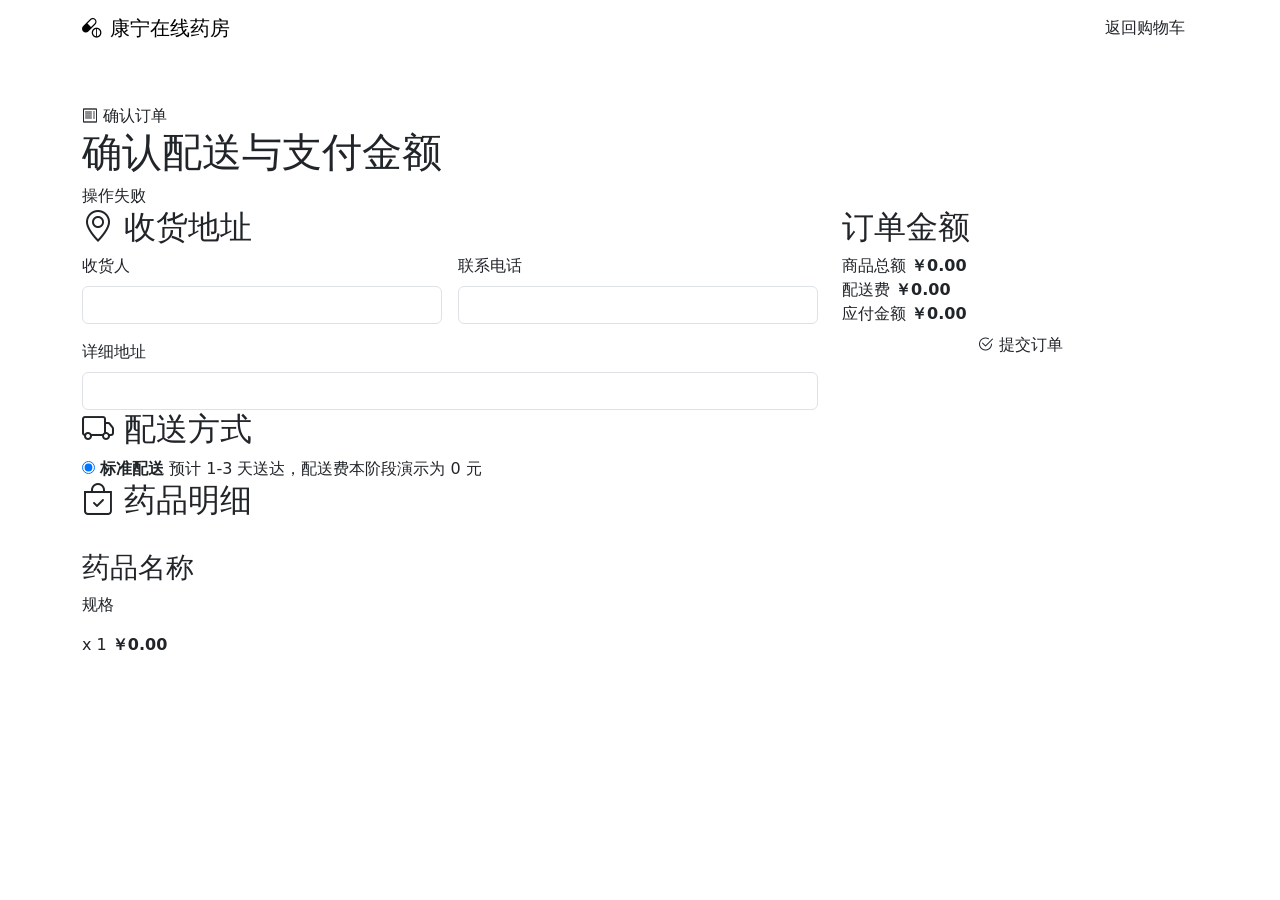
<file: src/main/resources/templates/orders/confirm.html>
<!doctype html>
<html lang="zh-CN" xmlns:th="http://www.thymeleaf.org">
<head>
    <meta charset="UTF-8">
    <meta name="viewport" content="width=device-width, initial-scale=1">
    <title>确认订单 - 康宁在线药房</title>
    <link href="https://cdn.jsdelivr.net/npm/bootstrap@5.3.3/dist/css/bootstrap.min.css" rel="stylesheet">
    <link href="https://cdn.jsdelivr.net/npm/bootstrap-icons@1.11.3/font/bootstrap-icons.min.css" rel="stylesheet">
    <link rel="stylesheet" th:href="@{/css/style.css}">
</head>
<body>
<nav class="navbar navbar-expand-lg pharmacy-navbar sticky-top">
    <div class="container">
        <a class="navbar-brand d-flex align-items-center gap-2" th:href="@{/}">
            <span class="brand-mark"><i class="bi bi-capsule-pill"></i></span>
            <span>康宁在线药房</span>
        </a>
        <div class="ms-auto">
            <a class="btn btn-secondary-pharmacy" th:href="@{/cart}">返回购物车</a>
        </div>
    </div>
</nav>

<main class="commerce-page">
    <section class="container py-5">
        <div class="page-title-row">
            <div>
                <span class="soft-label"><i class="bi bi-receipt"></i> 确认订单</span>
                <h1>确认配送与支付金额</h1>
            </div>
        </div>

        <div th:if="${error}" class="notice error-notice" th:text="${error}">操作失败</div>

        <form th:action="@{/orders}" method="post">
            <div class="row g-4">
                <div class="col-lg-8">
                    <section class="checkout-card">
                        <h2><i class="bi bi-geo-alt"></i> 收货地址</h2>
                        <div class="row g-3">
                            <div class="col-md-6">
                                <label class="form-label">收货人</label>
                                <input class="form-control" name="receiverName" th:value="${createOrderRequest.receiverName}" required>
                            </div>
                            <div class="col-md-6">
                                <label class="form-label">联系电话</label>
                                <input class="form-control" name="receiverPhone" th:value="${createOrderRequest.receiverPhone}" required>
                            </div>
                            <div class="col-12">
                                <label class="form-label">详细地址</label>
                                <input class="form-control" name="receiverAddress" th:value="${createOrderRequest.receiverAddress}" required>
                            </div>
                        </div>
                    </section>

                    <section class="checkout-card">
                        <h2><i class="bi bi-truck"></i> 配送方式</h2>
                        <div class="delivery-option">
                            <input type="radio" id="standardDelivery" name="deliveryMethod" value="标准配送" checked>
                            <label for="standardDelivery">
                                <strong>标准配送</strong>
                                <span>预计 1-3 天送达，配送费本阶段演示为 0 元</span>
                            </label>
                        </div>
                    </section>

                    <section class="checkout-card">
                        <h2><i class="bi bi-bag-check"></i> 药品明细</h2>
                        <div class="checkout-line" th:each="item : ${cart.items}">
                            <img th:src="${item.medicine.imageUrl}" th:alt="${item.medicine.name}">
                            <div>
                                <h3 th:text="${item.medicine.name}">药品名称</h3>
                                <p th:text="${item.medicine.specification}">规格</p>
                            </div>
                            <span th:text="|x ${item.cartItem.quantity}|">x 1</span>
                            <strong th:text="|￥${#numbers.formatDecimal(item.subtotal, 1, 'COMMA', 2, 'POINT')}|">￥0.00</strong>
                        </div>
                    </section>
                </div>
                <div class="col-lg-4">
                    <aside class="settlement-card sticky-summary">
                        <h2>订单金额</h2>
                        <div class="settlement-row">
                            <span>商品总额</span>
                            <strong th:text="|￥${#numbers.formatDecimal(cart.totalAmount, 1, 'COMMA', 2, 'POINT')}|">￥0.00</strong>
                        </div>
                        <div class="settlement-row">
                            <span>配送费</span>
                            <strong>￥0.00</strong>
                        </div>
                        <div class="settlement-total">
                            <span>应付金额</span>
                            <strong th:text="|￥${#numbers.formatDecimal(cart.totalAmount, 1, 'COMMA', 2, 'POINT')}|">￥0.00</strong>
                        </div>
                        <button class="btn btn-pay w-100" type="submit">
                            <i class="bi bi-check2-circle"></i> 提交订单
                        </button>
                    </aside>
                </div>
            </div>
        </form>
    </section>
</main>

<script src="https://cdn.jsdelivr.net/npm/bootstrap@5.3.3/dist/js/bootstrap.bundle.min.js"></script>
</body>
</html>
</file>
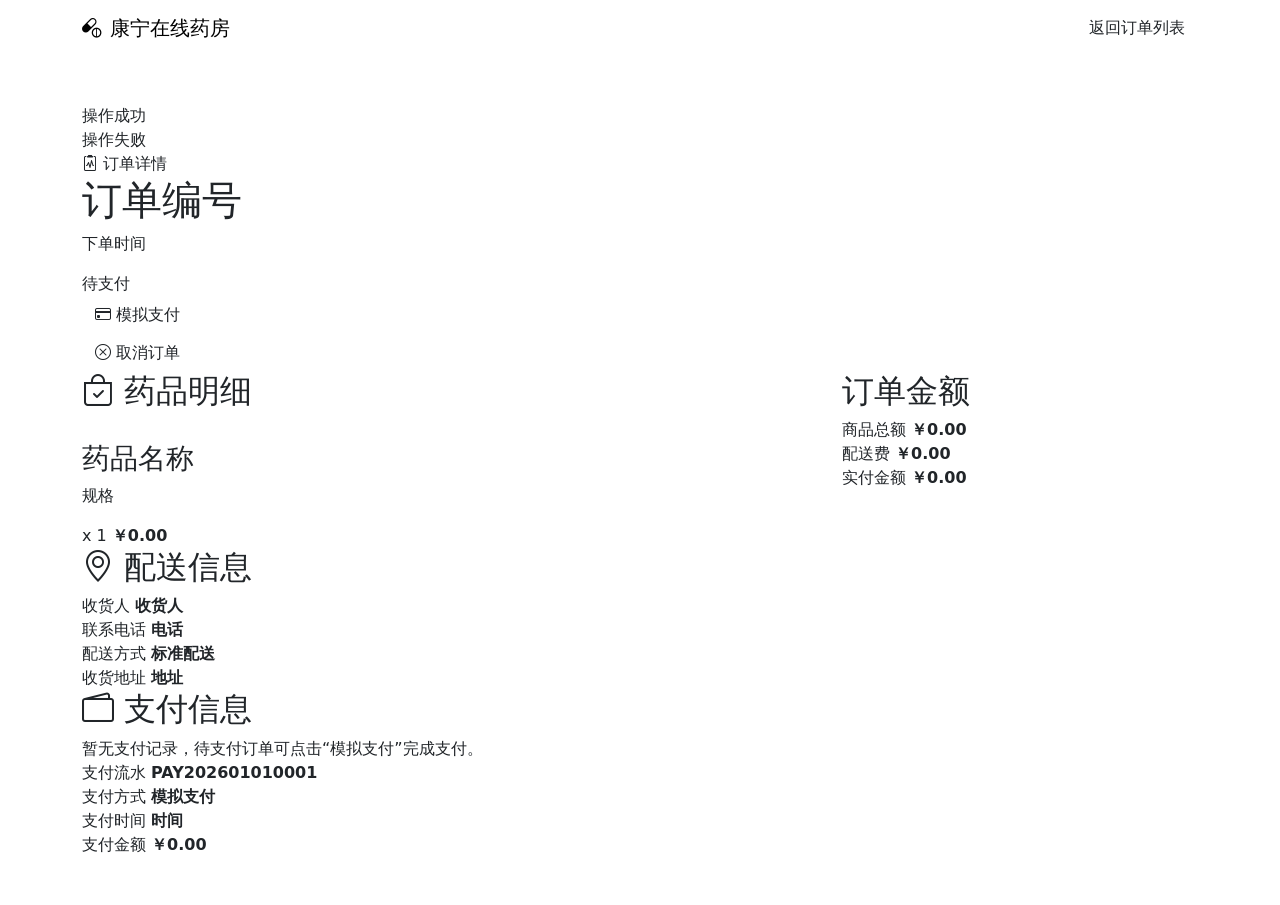
<file: src/main/resources/templates/orders/detail.html>
<!doctype html>
<html lang="zh-CN" xmlns:th="http://www.thymeleaf.org">
<head>
    <meta charset="UTF-8">
    <meta name="viewport" content="width=device-width, initial-scale=1">
    <title th:text="|订单 ${detail.order.orderNo} - 康宁在线药房|">订单详情 - 康宁在线药房</title>
    <link href="https://cdn.jsdelivr.net/npm/bootstrap@5.3.3/dist/css/bootstrap.min.css" rel="stylesheet">
    <link href="https://cdn.jsdelivr.net/npm/bootstrap-icons@1.11.3/font/bootstrap-icons.min.css" rel="stylesheet">
    <link rel="stylesheet" th:href="@{/css/style.css}">
</head>
<body>
<nav class="navbar navbar-expand-lg pharmacy-navbar sticky-top">
    <div class="container">
        <a class="navbar-brand d-flex align-items-center gap-2" th:href="@{/}">
            <span class="brand-mark"><i class="bi bi-capsule-pill"></i></span>
            <span>康宁在线药房</span>
        </a>
        <div class="ms-auto">
            <a class="btn btn-secondary-pharmacy" th:href="@{/orders}">返回订单列表</a>
        </div>
    </div>
</nav>

<main class="commerce-page">
    <section class="container py-5">
        <div th:if="${success}" class="notice success-notice" th:text="${success}">操作成功</div>
        <div th:if="${error}" class="notice error-notice" th:text="${error}">操作失败</div>

        <div class="order-detail-hero">
            <div>
                <span class="soft-label"><i class="bi bi-clipboard2-pulse"></i> 订单详情</span>
                <h1 th:text="${detail.order.orderNo}">订单编号</h1>
                <p th:text="|下单时间 ${#temporals.format(detail.order.createdAt, 'yyyy-MM-dd HH:mm')}|">下单时间</p>
            </div>
            <div class="order-detail-actions">
                <span th:class="|status-badge status-${detail.order.status}|" th:text="${detail.statusText}">待支付</span>
                <form th:if="${detail.order.status == 'WAIT_PAY'}" th:action="@{/payments/orders/{id}/pay(id=${detail.order.id})}" method="post">
                    <button class="btn btn-pay" type="submit"><i class="bi bi-credit-card"></i> 模拟支付</button>
                </form>
                <form th:if="${detail.order.status == 'WAIT_PAY'}" th:action="@{/orders/{id}/cancel(id=${detail.order.id})}" method="post">
                    <button class="btn btn-cancel" type="submit"><i class="bi bi-x-circle"></i> 取消订单</button>
                </form>
            </div>
        </div>

        <div class="row g-4">
            <div class="col-lg-8">
                <section class="checkout-card">
                    <h2><i class="bi bi-bag-check"></i> 药品明细</h2>
                    <div class="checkout-line" th:each="item : ${detail.items}">
                        <img th:src="${item.imageUrl}" th:alt="${item.medicineName}">
                        <div>
                            <h3 th:text="${item.medicineName}">药品名称</h3>
                            <p th:text="|${item.specification} · ${item.manufacturer}|">规格</p>
                        </div>
                        <span th:text="|x ${item.quantity}|">x 1</span>
                        <strong th:text="|￥${#numbers.formatDecimal(item.subtotal, 1, 'COMMA', 2, 'POINT')}|">￥0.00</strong>
                    </div>
                </section>

                <section class="checkout-card">
                    <h2><i class="bi bi-geo-alt"></i> 配送信息</h2>
                    <div class="info-grid">
                        <div>
                            <span>收货人</span>
                            <strong th:text="${detail.order.receiverName}">收货人</strong>
                        </div>
                        <div>
                            <span>联系电话</span>
                            <strong th:text="${detail.order.receiverPhone}">电话</strong>
                        </div>
                        <div>
                            <span>配送方式</span>
                            <strong th:text="${detail.order.deliveryMethod}">标准配送</strong>
                        </div>
                        <div>
                            <span>收货地址</span>
                            <strong th:text="${detail.order.receiverAddress}">地址</strong>
                        </div>
                    </div>
                </section>

                <section class="checkout-card">
                    <h2><i class="bi bi-wallet2"></i> 支付信息</h2>
                    <div class="payment-empty" th:if="${#lists.isEmpty(detail.payments)}">
                        暂无支付记录，待支付订单可点击“模拟支付”完成支付。
                    </div>
                    <div class="payment-record" th:each="payment : ${detail.payments}">
                        <div>
                            <span>支付流水</span>
                            <strong th:text="${payment.paymentNo}">PAY202601010001</strong>
                        </div>
                        <div>
                            <span>支付方式</span>
                            <strong th:text="${payment.paymentMethod}">模拟支付</strong>
                        </div>
                        <div>
                            <span>支付时间</span>
                            <strong th:text="${#temporals.format(payment.paidAt, 'yyyy-MM-dd HH:mm')}">时间</strong>
                        </div>
                        <div>
                            <span>支付金额</span>
                            <strong class="price" th:text="|￥${#numbers.formatDecimal(payment.amount, 1, 'COMMA', 2, 'POINT')}|">￥0.00</strong>
                        </div>
                    </div>
                </section>
            </div>
            <div class="col-lg-4">
                <aside class="settlement-card sticky-summary">
                    <h2>订单金额</h2>
                    <div class="settlement-row">
                        <span>商品总额</span>
                        <strong th:text="|￥${#numbers.formatDecimal(detail.order.totalAmount, 1, 'COMMA', 2, 'POINT')}|">￥0.00</strong>
                    </div>
                    <div class="settlement-row">
                        <span>配送费</span>
                        <strong th:text="|￥${#numbers.formatDecimal(detail.order.deliveryFee, 1, 'COMMA', 2, 'POINT')}|">￥0.00</strong>
                    </div>
                    <div class="settlement-total">
                        <span>实付金额</span>
                        <strong th:text="|￥${#numbers.formatDecimal(detail.order.payAmount, 1, 'COMMA', 2, 'POINT')}|">￥0.00</strong>
                    </div>
                </aside>
            </div>
        </div>
    </section>
</main>

<script src="https://cdn.jsdelivr.net/npm/bootstrap@5.3.3/dist/js/bootstrap.bundle.min.js"></script>
</body>
</html>
</file>
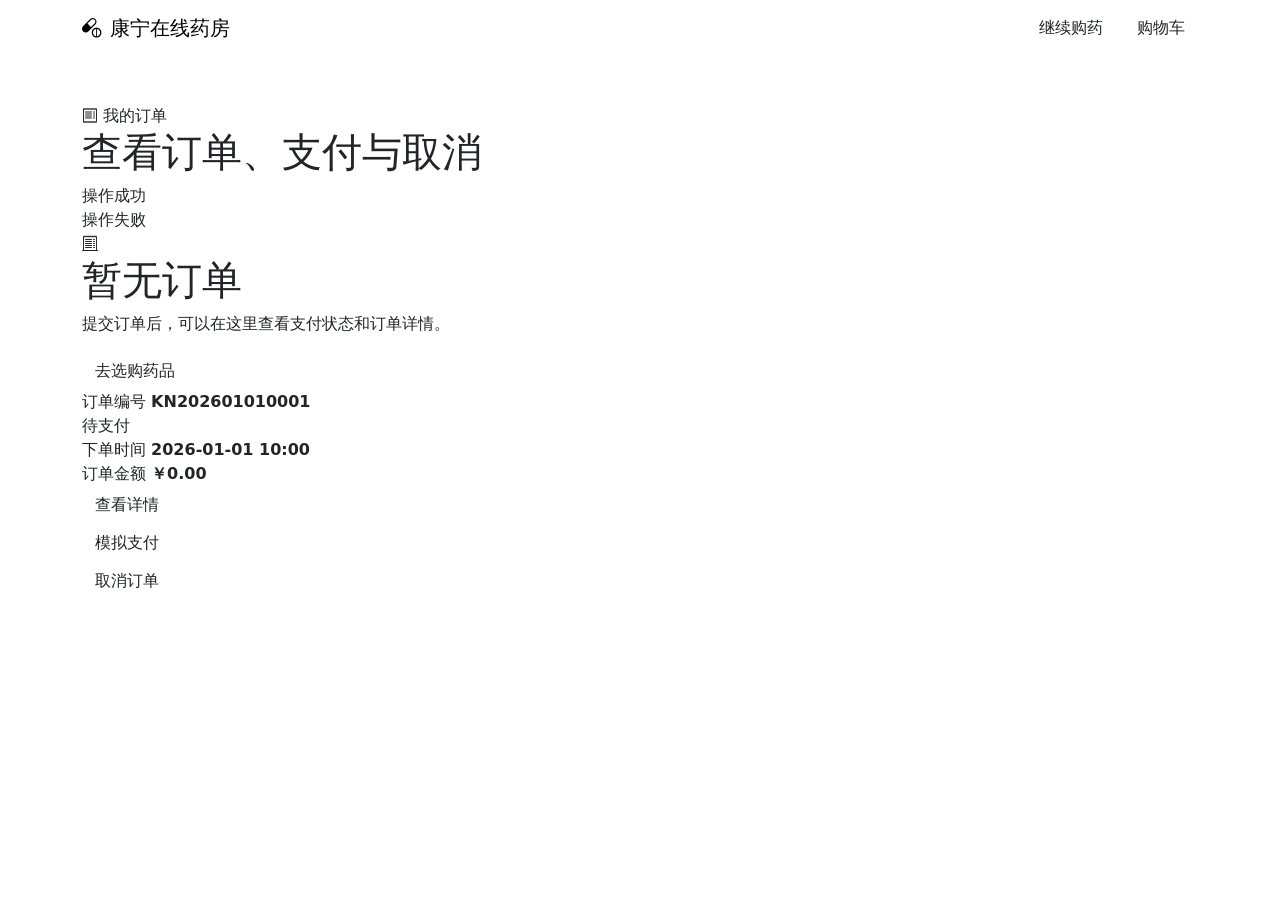
<file: src/main/resources/templates/orders/list.html>
<!doctype html>
<html lang="zh-CN" xmlns:th="http://www.thymeleaf.org">
<head>
    <meta charset="UTF-8">
    <meta name="viewport" content="width=device-width, initial-scale=1">
    <title>我的订单 - 康宁在线药房</title>
    <link href="https://cdn.jsdelivr.net/npm/bootstrap@5.3.3/dist/css/bootstrap.min.css" rel="stylesheet">
    <link href="https://cdn.jsdelivr.net/npm/bootstrap-icons@1.11.3/font/bootstrap-icons.min.css" rel="stylesheet">
    <link rel="stylesheet" th:href="@{/css/style.css}">
</head>
<body>
<nav class="navbar navbar-expand-lg pharmacy-navbar sticky-top">
    <div class="container">
        <a class="navbar-brand d-flex align-items-center gap-2" th:href="@{/}">
            <span class="brand-mark"><i class="bi bi-capsule-pill"></i></span>
            <span>康宁在线药房</span>
        </a>
        <div class="ms-auto d-flex gap-2">
            <a class="btn btn-secondary-pharmacy" th:href="@{/medicines}">继续购药</a>
            <a class="btn btn-secondary-pharmacy" th:href="@{/cart}">购物车</a>
        </div>
    </div>
</nav>

<main class="commerce-page">
    <section class="container py-5">
        <div class="page-title-row">
            <div>
                <span class="soft-label"><i class="bi bi-receipt"></i> 我的订单</span>
                <h1>查看订单、支付与取消</h1>
            </div>
        </div>

        <div th:if="${success}" class="notice success-notice" th:text="${success}">操作成功</div>
        <div th:if="${error}" class="notice error-notice" th:text="${error}">操作失败</div>

        <div class="empty-state" th:if="${#lists.isEmpty(orders)}">
            <i class="bi bi-receipt-cutoff"></i>
            <h1>暂无订单</h1>
            <p>提交订单后，可以在这里查看支付状态和订单详情。</p>
            <a class="btn btn-primary-pharmacy" th:href="@{/medicines}">去选购药品</a>
        </div>

        <div class="order-list" th:if="${!#lists.isEmpty(orders)}">
            <article class="order-card" th:each="order : ${orders}">
                <div class="order-card-head">
                    <div>
                        <span>订单编号</span>
                        <strong th:text="${order.orderNo}">KN202601010001</strong>
                    </div>
                    <span th:class="|status-badge status-${order.status}|"
                          th:text="${order.status == 'WAIT_PAY' ? '待支付' : (order.status == 'PAID' ? '已支付' : (order.status == 'CANCELED' ? '已取消' : '已完成'))}">待支付</span>
                </div>
                <div class="order-card-body">
                    <div>
                        <span>下单时间</span>
                        <strong th:text="${#temporals.format(order.createdAt, 'yyyy-MM-dd HH:mm')}">2026-01-01 10:00</strong>
                    </div>
                    <div>
                        <span>订单金额</span>
                        <strong class="price" th:text="|￥${#numbers.formatDecimal(order.payAmount, 1, 'COMMA', 2, 'POINT')}|">￥0.00</strong>
                    </div>
                    <div class="order-actions">
                        <a class="btn btn-outline-pharmacy" th:href="@{/orders/{id}(id=${order.id})}">查看详情</a>
                        <form th:if="${order.status == 'WAIT_PAY'}" th:action="@{/payments/orders/{id}/pay(id=${order.id})}" method="post">
                            <button class="btn btn-pay" type="submit">模拟支付</button>
                        </form>
                        <form th:if="${order.status == 'WAIT_PAY'}" th:action="@{/orders/{id}/cancel(id=${order.id})}" method="post">
                            <button class="btn btn-cancel" type="submit">取消订单</button>
                        </form>
                    </div>
                </div>
            </article>
        </div>
    </section>
</main>

<script src="https://cdn.jsdelivr.net/npm/bootstrap@5.3.3/dist/js/bootstrap.bundle.min.js"></script>
</body>
</html>
</file>
